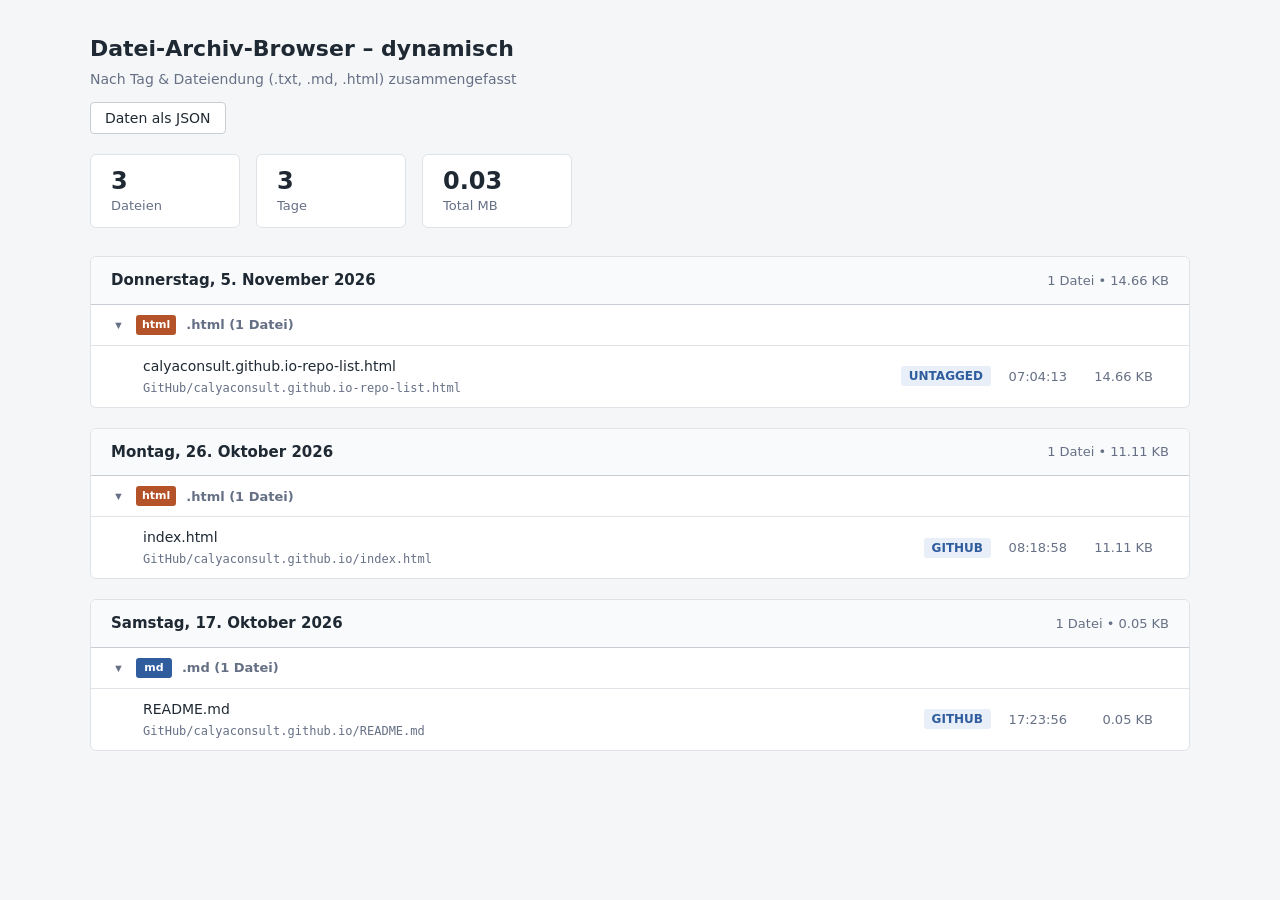
<file: index.html>
<!DOCTYPE html>
<html lang="de">
<head>
<meta charset="UTF-8">
<meta name="viewport" content="width=device-width, initial-scale=1.0">
<title>Datei-Archiv-Browser – dynamisch</title>
<!-- Design wechseln: theme-claude.css | theme-violett.css | theme-gemini.css -->
<link rel="stylesheet" href="css/theme-claude.css">
<base target="_blank">
</head>
<body>

<div class="container">
    <h1>Datei-Archiv-Browser – dynamisch</h1>

    <p class="subtitle">Nach Tag &amp; Dateiendung (.txt, .md, .html) zusammengefasst</p>
    <p class="subtitle"><button class="btn" type="button" onclick="logAccu();">Daten als JSON</button></p>
    <p class="subtitle" id="duplicates"></p>

    <div class="stats-bar" id="statsBar">
        <div class="stat-card">
            <div class="stat-number" id="totalFiles">–</div>
            <div class="stat-label">Dateien</div>
        </div>
        <div class="stat-card">
            <div class="stat-number" id="totalDays">–</div>
            <div class="stat-label">Tage</div>
        </div>
        <div class="stat-card">
            <div class="stat-number" id="totalSize">–</div>
            <div class="stat-label">Total MB</div>
        </div>
    </div>

    <div id="content"></div>
</div>
<script src="js/script.js"></script>
</body>
</html>
</file>
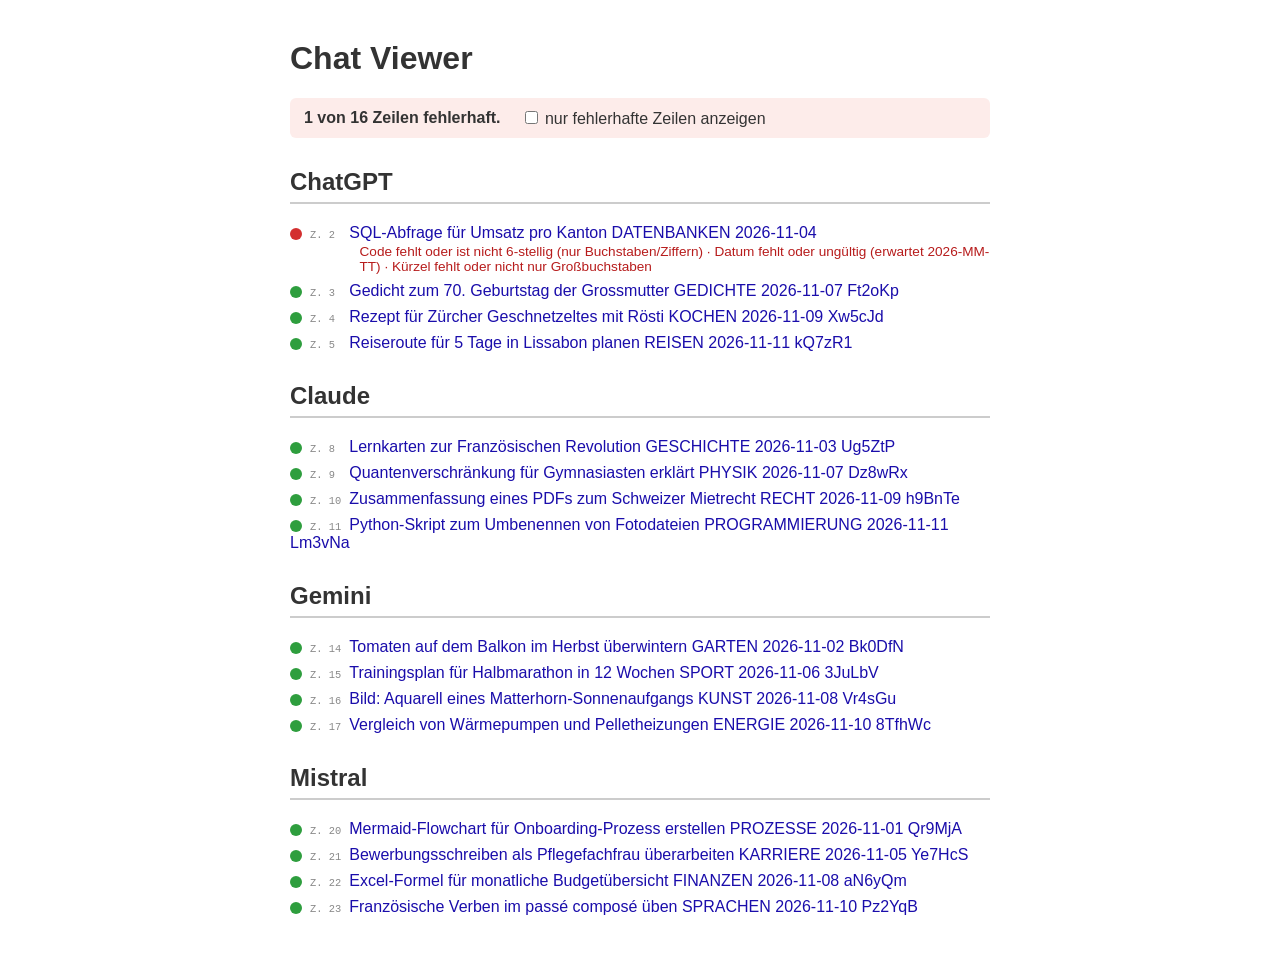
<file: chat-viewer.html>
<!DOCTYPE html>
<html lang="de">
<head>
  <meta charset="UTF-8">
  <meta name="viewport" content="width=device-width, initial-scale=1.0">
  <title>Chat Viewer</title>
  <style>
    body {
      font-family: Arial, sans-serif;
      max-width: 700px;
      margin: 40px auto;
      padding: 0 20px;
      color: #333;
    }
    h2 {
      margin-top: 30px;
      border-bottom: 2px solid #ccc;
      padding-bottom: 6px;
    }
    ul {
      list-style: none;
      padding: 0;
    }
    li {
      margin: 8px 0;
    }
    a {
      color: #1a0dab;
      text-decoration: none;
    }
    a:hover {
      text-decoration: underline;
    }
    .dot {
      display: inline-block;
      width: 12px;
      height: 12px;
      border-radius: 50%;
      margin-right: 8px;
      vertical-align: middle;
    }
    .dot.ok  { background: #2e9e3e; }
    .dot.bad { background: #d32f2f; }

    .lineno {
      display: inline-block;
      min-width: 3.2em;
      margin-right: 6px;
      color: #888;
      font-size: 0.8em;
      font-family: monospace;
    }
    .reason {
      display: block;
      margin: 2px 0 0 calc(12px + 8px + 3.2em + 6px);
      color: #b71c1c;
      font-size: 0.85em;
    }

    /* Zusammenfassung */
    #summary {
      display: flex;
      flex-wrap: wrap;
      align-items: center;
      gap: 8px 20px;
      margin: 16px 0;
      padding: 10px 14px;
      border-radius: 6px;
      background: #f3f3f3;
    }
    #summary.all-ok  { background: #e6f4e8; }
    #summary.has-bad { background: #fdecea; }
    #summary label { cursor: pointer; }

    /* Filter: nur fehlerhafte Zeilen */
    .only-bad li.ok { display: none; }
    .only-bad section:not(:has(li.bad)) { display: none; }
  </style>
</head>
<body>
  <h1>Chat Viewer</h1>

  <div id="summary">
    <strong id="summary-text">Lade Datei …</strong>
    <label><input type="checkbox" id="only-bad"> nur fehlerhafte Zeilen anzeigen</label>
  </div>

  <div id="body-content"></div>

<script>
const fileUrl = './data/chat-examples.txt'

// Erwartetes Zeilenformat: URL, Titel, Großbuchstaben, Datum 2026-MM-TT, 6-stelliger Code
const LINE_PATTERN = /^(https:\/\/\S+)\s+([A-Za-zäöüÄÖÜé0-9 :.,;'\/?"()_-]+)\s+([A-Z]+)\s+(2026-[01][0-9]-[0-3][0-9])\s+([A-Za-z0-9]{6})$/;

// Zeichen, die im Titel NICHT erlaubt sind (Gegenstück zur Zeichenklasse oben)
const BAD_TITLE_CHARS = /[^A-Za-zäöüÄÖÜé0-9 :.,;'\/?"()_-]/g;

fetch(fileUrl)
  .then(r => {
    if (!r.ok) throw new Error("HTTP " + r.status);
    return r.text();
  })
  .then(t => displayResult(t))
  .catch(err => {
    document.getElementById("summary-text").textContent =
      "Datei konnte nicht geladen werden: " + err.message;
    document.getElementById("summary").classList.add("has-bad");
  });

document.getElementById("only-bad").addEventListener("change", e => {
  document.getElementById("body-content").classList.toggle("only-bad", e.target.checked);
});

function displayResult(text) {
  const { html, total, bad } = convertListToHTML(text);
  document.getElementById("body-content").innerHTML = html;

  const summary = document.getElementById("summary");
  const label = document.getElementById("summary-text");
  summary.classList.remove("all-ok", "has-bad");

  if (bad === 0) {
    label.textContent = `Alle ${total} Zeilen sind in Ordnung.`;
    summary.classList.add("all-ok");
  } else {
    label.textContent = `${bad} von ${total} Zeilen fehlerhaft.`;
    summary.classList.add("has-bad");
  }
  return true;
}

/**
 * Prüft eine Link-Zeile und liefert eine Liste von Fehlergründen
 * (leeres Array = Zeile ist in Ordnung).
 */
 function diagnoseLine(line) {
   const m = LINE_PATTERN.exec(line);
   if (m) {
     // Regex passt: zusätzlich prüfen, ob das Datum wirklich existiert
     return isRealDate(m[4])
       ? []
       : [`Datum ${m[4]} existiert nicht im Kalender`];
   }

   const problems = [];
   const tokens = line.split(/\s+/);

   if (!/^https:\/\/\S+$/.test(tokens[0])) {
     problems.push("URL muss mit https:// beginnen");
   }

   const rest = tokens.slice(1);
   if (rest.length === 0) {
     problems.push("Titel, Kürzel, Datum und Code fehlen");
     return problems;
   }

   // Von hinten nach vorne: Code, Datum, Kürzel, Rest = Titel
   const code   = rest.pop();
   const date   = rest.pop();
   const kuerz  = rest.pop();
   const title  = rest.join(" ");

   if (code === undefined || !/^[A-Za-z0-9]{6}$/.test(code)) {
     problems.push("Code fehlt oder ist nicht 6-stellig (nur Buchstaben/Ziffern)");
   }
   if (date === undefined || !/^2026-[01][0-9]-[0-3][0-9]$/.test(date)) {
     problems.push("Datum fehlt oder ungültig (erwartet 2026-MM-TT)");
   } else if (!isRealDate(date)) {
     problems.push(`Datum ${date} existiert nicht im Kalender`);
   }
   if (kuerz === undefined || !/^[A-Z]+$/.test(kuerz)) {
     problems.push("Kürzel fehlt oder nicht nur Großbuchstaben");
   }
   if (title === "") {
     problems.push("Titel fehlt");
   } else {
     const badChars = [...new Set(title.match(BAD_TITLE_CHARS) || [])];
     if (badChars.length) {
       problems.push("Unzulässige Zeichen im Titel: " + badChars.join(" "));
     }
   }

   if (problems.length === 0) {
     problems.push("Zeile passt nicht zum erwarteten Format");
   }
   return problems;
 }

function convertListToHTML(text) {
  // Zeilennummern der Originaldatei beibehalten (Leerzeilen zählen mit)
  const lines = text
    .split(/\r?\n/)
    .map((raw, i) => ({ trimmed: raw.trim(), no: i + 1 }))
    .filter(l => l.trimmed !== "");

  const groups = {};
  let groupId = '';

  let html = "";
  let listOpen = false;
  let sectionOpen = false;
  let total = 0;
  let bad = 0;

  // Erster Durchlauf: alle 6-stelligen Codes am Zeilenende sammeln
  const codeLines = new Map(); // Code -> Liste der Zeilennummern
  for (const { trimmed, no } of lines) {
    if (!/^https?:\/\//.test(trimmed)) continue;
    const tokens = trimmed.split(/\s+/);
    if (tokens.length < 2) continue;
    const code = tokens[tokens.length - 1];
    if (!/^[A-Za-z0-9]{6}$/.test(code)) continue;
    if (!codeLines.has(code)) codeLines.set(code, []);
    codeLines.get(code).push(no);
  }

  const closeList = () => {
    if (listOpen) { html += "  </ul>\n"; listOpen = false; }
  };
  const closeSection = () => {
    closeList();
    if (sectionOpen) { html += "</section>\n\n"; sectionOpen = false; }
  };

  for (const { trimmed, no } of lines) {
    const lineNo = `<span class="lineno">Z. ${no}</span>`;

    if (/^https?:\/\//.test(trimmed)) {
      // ── Link line ──
      if (!sectionOpen) {           // Link vor der ersten Überschrift
        html += "<section>\n";
        sectionOpen = true;
      }
      if (!listOpen) {
        html += "  <ul>\n";
        listOpen = true;
      }

      const problems = diagnoseLine(trimmed);

      // Eindeutigkeit des Codes prüfen
      const lastToken = trimmed.split(/\s+/).pop();
      const sameCode = codeLines.get(lastToken);
      if (sameCode && sameCode.length > 1) {
        const others = sameCode.filter(n => n !== no);
        problems.push(`Code ${lastToken} ist nicht eindeutig (auch in Z. ${others.join(", ")})`);
      }

      const valid = problems.length === 0;
      total++;
      if (!valid) bad++;

      const tip = valid ? "Format OK" : problems.join("; ");
      const dot = `<span class="dot ${valid ? "ok" : "bad"}" title="${escapeHTML(tip)}"></span>`;
      const reason = valid
        ? ""
        : `<span class="reason">${problems.map(escapeHTML).join(" · ")}</span>`;

      const match = trimmed.match(/^(https?:\/\/\S+)\s+(.+)$/);
      let url, linkText;
      if (match) {
        url = match[1];
        linkText = match[2];
        groups[groupId] ??= {};
        groups[groupId][escapeHTML(linkText)] = 0;
      } else {
        // Nur URL ohne Titel: URL dient als Linktext
        url = trimmed;
        linkText = trimmed;
      }

      html += `    <li class="${valid ? "ok" : "bad"}">${dot}${lineNo}` +
              `<a href="${escapeHTML(url)}" target="_blank" rel="noopener noreferrer">${escapeHTML(linkText)}</a>` +
              `${reason}</li>\n`;

    } else {
      // ── Section header (oder Abschluss-Marker wie =myAI) ──
      closeSection();

      if (/^=/.test(trimmed)) {
        // Listenende-Marker: nichts anzeigen
        groupId = '';
        continue;
      }

      html += "<section>\n";
      sectionOpen = true;
      html += `  <h2>${escapeHTML(trimmed)}</h2>\n`;

      // Sieht nach einem kaputten Link aus (z. B. "htps://...")
      if (trimmed.includes("://")) {
        total++;
        bad++;
        html += `  <ul>\n    <li class="bad"><span class="dot bad"></span>${lineNo}` +
                `<span class="reason">Sieht wie ein Link aus, beginnt aber nicht mit https://</span></li>\n  </ul>\n`;
      }

      groupId = escapeHTML(trimmed);
      groups[groupId] = {};
    }
  }
  console.log(groups);
  closeSection();

  return { html, total, bad };
}

/**
 * Escapes special HTML characters to prevent injection.
 */
function escapeHTML(str) {
  return str
    .replace(/&/g, "&amp;")
    .replace(/</g, "&lt;")
    .replace(/>/g, "&gt;")
    .replace(/"/g, "&quot;")
    .replace(/'/g, "&#039;");
}
/**
 * Prüft, ob ein String im Format JJJJ-MM-TT ein echtes Kalenderdatum ist.
 * Z. B. ist 2026-09-31 ungültig, weil der September nur 30 Tage hat.
 */
function isRealDate(str) {
  const m = /^(\d{4})-(\d{2})-(\d{2})$/.exec(str);
  if (!m) return false;
  const [y, mo, d] = [Number(m[1]), Number(m[2]), Number(m[3])];
  const date = new Date(Date.UTC(y, mo - 1, d));
  return date.getUTCFullYear() === y &&
         date.getUTCMonth() === mo - 1 &&
         date.getUTCDate() === d;
}
</script>
</body>
</html>
</file>
<file: css/theme-claude.css>
:root {
    --bg: #f5f6f8;
    --surface: #ffffff;
    --surface-2: #f9fafb;
    --border: #dfe3e8;
    --border-strong: #c8cdd4;
    --text: #1f2933;
    --muted: #667085;
    --accent: #2f5d9e;
    --accent-soft: #e8eff8;
    --hover: #f1f5fa;
    --html: #b4532a;
    --md: #2f5d9e;
    --txt: #5b6573;
}
@media (prefers-color-scheme: dark) {
    :root {
        --bg: #14181d; --surface: #1b2027; --surface-2: #20262e;
        --border: #2d343d; --border-strong: #3b444f;
        --text: #e6e9ed; --muted: #98a2b0;
        --accent: #7aa5dd; --accent-soft: #25344a; --hover: #232a33;
        --html: #d9835a; --md: #7aa5dd; --txt: #98a2b0;
        color-scheme: dark;
    }
}

* { margin: 0; padding: 0; box-sizing: border-box; }

body {
    font: 14px/1.5 'Segoe UI', system-ui, -apple-system, 'Helvetica Neue', Arial, sans-serif;
    background: var(--bg);
    color: var(--text);
    min-height: 100vh;
    padding: 32px 24px 48px;
    -webkit-font-smoothing: antialiased;
}

a { color: var(--accent); text-decoration: none; }
a:hover { text-decoration: underline; }
:focus-visible { outline: 2px solid var(--accent); outline-offset: 2px; }

.container { max-width: 1100px; margin: 0 auto; }

h1 {
    font-size: 22px;
    font-weight: 600;
    margin-bottom: 4px;
}

.subtitle {
    color: var(--muted);
    font-size: 14px;
    margin-bottom: 12px;
}

.btn {
    height: 32px;
    padding: 0 14px;
    border: 1px solid var(--border-strong);
    border-radius: 4px;
    background: var(--surface);
    color: var(--text);
    font: inherit;
    font-weight: 500;
    cursor: pointer;
}
.btn:hover { background: var(--surface-2); }

/* Summary figures */
.stats-bar {
    display: flex;
    gap: 16px;
    margin: 20px 0 28px;
    flex-wrap: wrap;
}

.stat-card {
    background: var(--surface);
    border: 1px solid var(--border);
    border-radius: 6px;
    padding: 12px 20px;
    min-width: 150px;
}

.stat-number {
    font-size: 24px;
    font-weight: 600;
    line-height: 1.2;
    font-variant-numeric: tabular-nums;
}

.stat-label {
    color: var(--muted);
    font-size: 13px;
}

/* Day sections */
.day-section {
    background: var(--surface);
    border: 1px solid var(--border);
    border-radius: 6px;
    margin-bottom: 20px;
    overflow: hidden;
}

.day-header {
    display: flex;
    justify-content: space-between;
    align-items: center;
    gap: 12px;
    padding: 12px 20px;
    background: var(--surface-2);
    border-bottom: 1px solid var(--border-strong);
    font-size: 15px;
    font-weight: 600;
}

.day-header .date-badge {
    color: var(--muted);
    font-size: 13px;
    font-weight: 400;
    white-space: nowrap;
    font-variant-numeric: tabular-nums;
}

/* Extension groups */
.extension-group { border-bottom: 1px solid var(--border); }
.extension-group:last-child { border-bottom: none; }

.extension-header {
    display: flex;
    align-items: center;
    gap: 10px;
    padding: 10px 20px;
    font-weight: 600;
    font-size: 13px;
    color: var(--muted);
    cursor: pointer;
    user-select: none;
}
.extension-header:hover { background: var(--hover); color: var(--text); }

.extension-icon {
    min-width: 36px;
    height: 20px;
    padding: 0 6px;
    border-radius: 3px;
    display: flex;
    align-items: center;
    justify-content: center;
    font-size: 11px;
    font-weight: 600;
    color: #fff;
}
.ext-html { background: var(--html); }
.ext-md   { background: var(--md); }
.ext-txt  { background: var(--txt); }
@media (prefers-color-scheme: dark) {
    .extension-icon { color: #14181d; }
}

.toggle-btn {
    background: none;
    border: none;
    cursor: pointer;
    padding: 0 2px;
    color: inherit;
    font-size: 11px;
    transition: transform 0.15s;
}
.toggle-btn.collapsed { transform: rotate(-90deg); }

.hidden { display: none; }

/* File rows */
.file-list { padding: 0; }

.file-item {
    display: grid;
    grid-template-columns: 1fr auto auto;
    gap: 16px;
    padding: 10px 20px 10px 52px;
    border-top: 1px solid var(--border);
    align-items: center;
}
.file-item:hover { background: var(--hover); }

.file-name {
    font-weight: 500;
    word-break: break-all;
}

.file-path {
    font-size: 12px;
    color: var(--muted);
    margin-top: 2px;
    font-family: Consolas, 'SF Mono', Menlo, monospace;
    word-break: break-all;
}
.file-path a { color: var(--muted); }
.file-path a:hover { color: var(--accent); }

.file-meta {
    display: flex;
    align-items: center;
    justify-content: flex-end;
    gap: 14px;
    color: var(--muted);
    font-size: 13px;
    white-space: nowrap;
}

.file-tag {
    background: var(--accent-soft);
    color: var(--accent);
    padding: 1px 8px;
    border-radius: 3px;
    font-size: 12px;
    font-weight: 600;
}
.file-time {
    font-variant-numeric: tabular-nums;
    min-width: 62px;
    text-align: right;
}
.file-size {
    font-variant-numeric: tabular-nums;
    min-width: 72px;
    text-align: right;
}

/* Locked "prod" links */
.file-path .prod { color: var(--muted); cursor: not-allowed; opacity: .7; }
.file-path .prod::before { content: "\1F512  "; }

.empty-state {
    text-align: center;
    padding: 56px 24px;
    color: var(--muted);
}
.empty-state svg { width: 48px; height: 48px; margin-bottom: 12px; opacity: .4; }

@media (max-width: 768px) {
    body { padding: 20px 12px 32px; }
    .file-item { grid-template-columns: 1fr; gap: 6px; padding-left: 20px; }
    .file-meta { justify-content: flex-start; }
    .file-time, .file-size { text-align: left; min-width: 0; }
}
</file>
